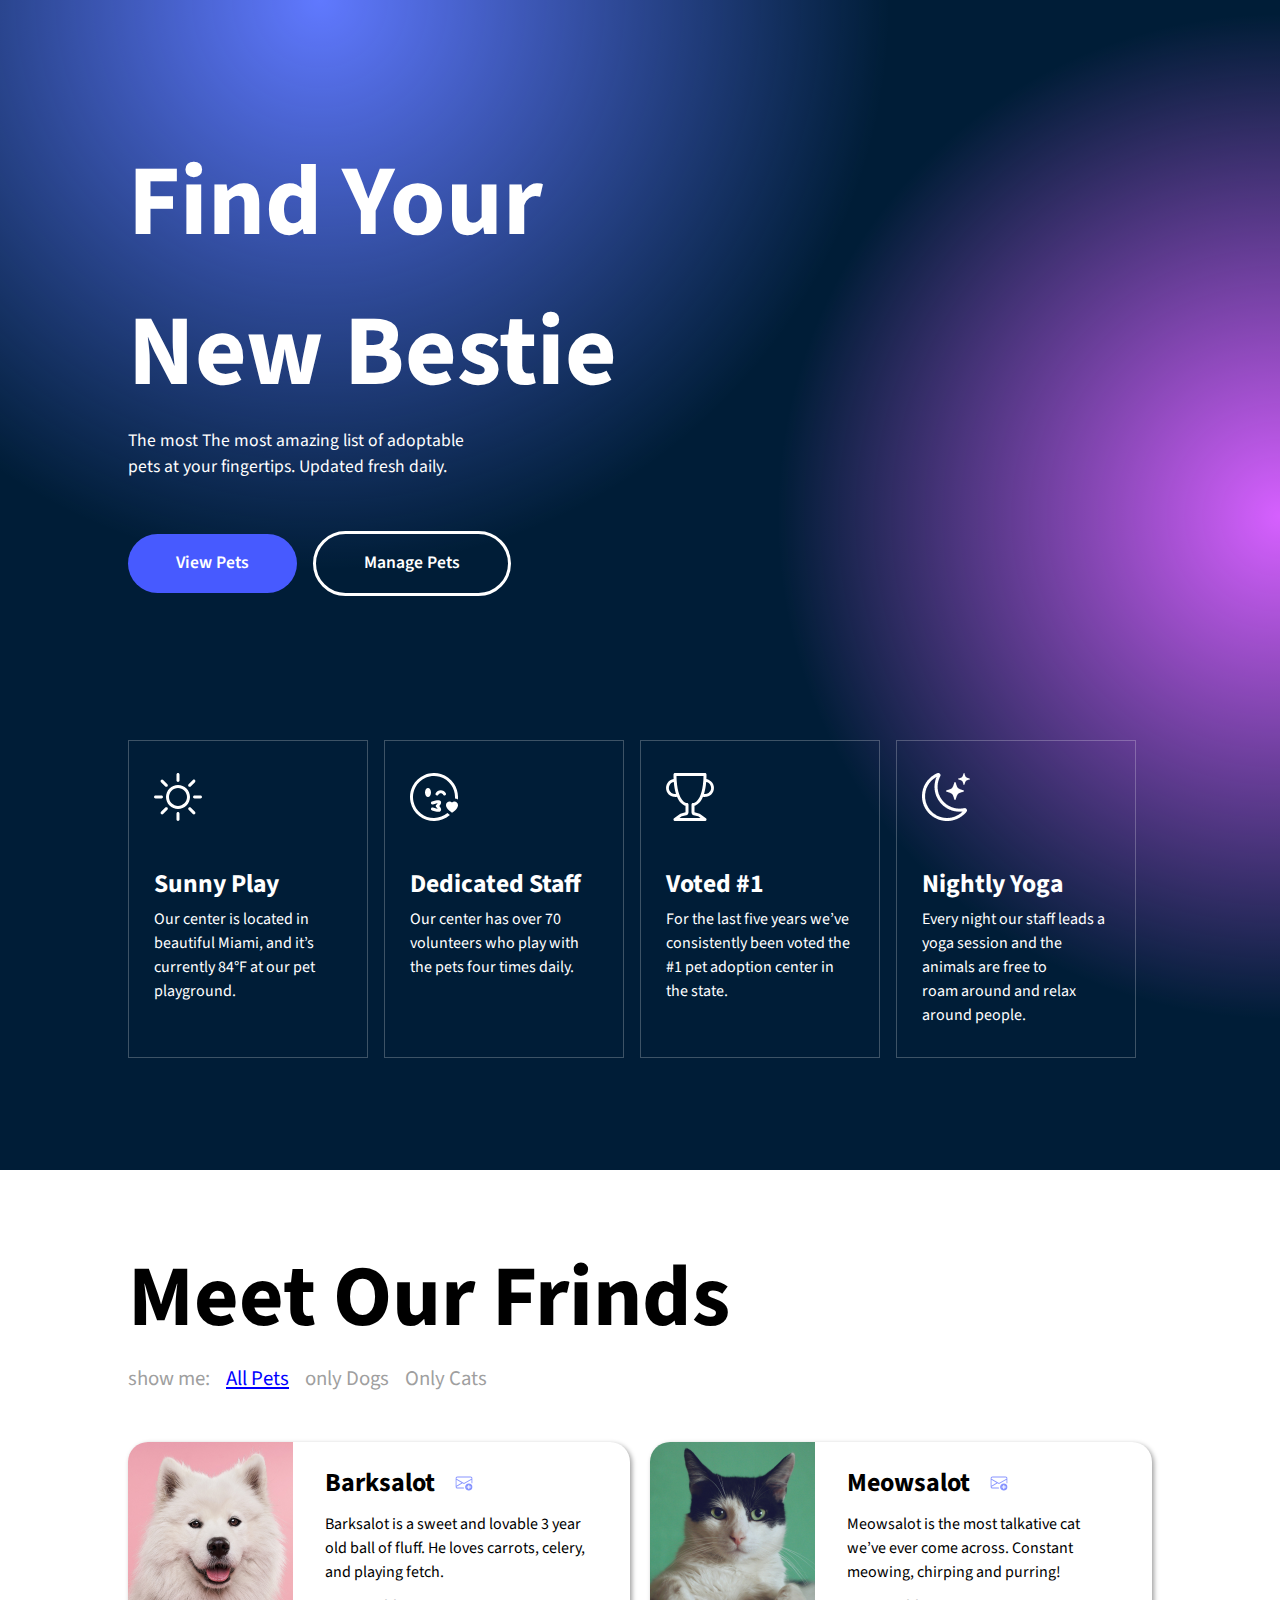
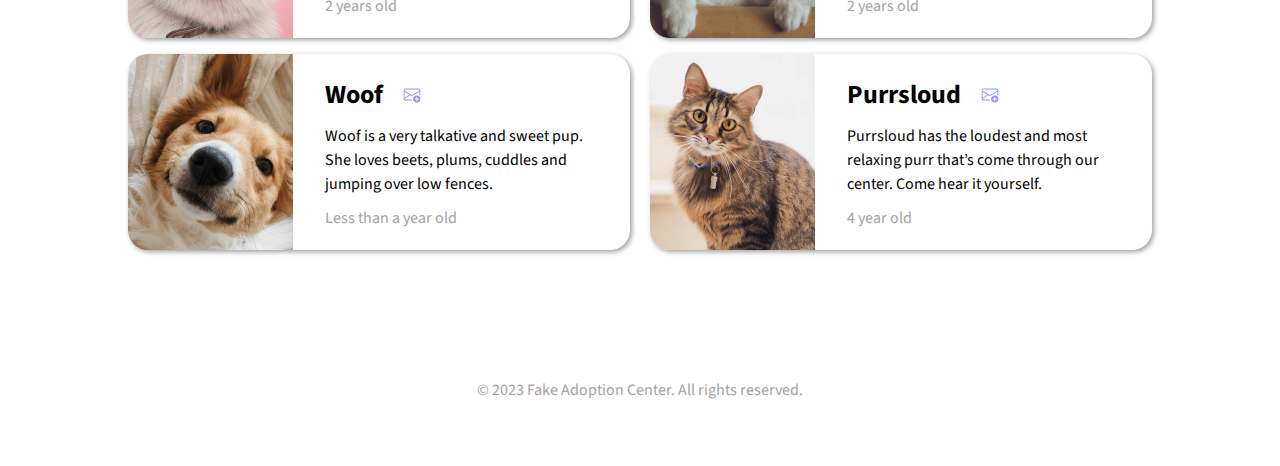
<file: index.html>
<!DOCTYPE html>
<html lang="en">

<head>
    <meta charset="UTF-8">
    <meta name="viewport" content="width=device-width, initial-scale=1.0">
    <title>Pet Adoption Center</title>
    <link href="https://fonts.googleapis.com/css2?family=Source+Sans+Pro:wght@300;400;600;700&display=swap"
        rel="stylesheet">
    <link rel="stylesheet" href="main.css">

</head>

<body>
    <div class="home-body">
        <section class="banner">
            <div class="top-banner-area">
                <h1>Find Your New Bestie</h1>
                <p>The most The most amazing list of adoptable pets at your fingertips. Updated fresh daily.</p>
                <div class="button-area">
                    <a href="#pets" class="button-fill">View Pets</a>
                    <a href="#pets" class="button">Manage Pets</a>
                </div>
            </div>
            <!-- <form action="get">
                <input type="button" value="View Pets">
                <input type="button" value="Manage Pets">
            </form> -->
            <div class="card-area">
                <div class="card">
                    <img src="assets\icons\sun 1.svg" alt="Sun Icon">
                    <h3>Sunny Play</h3>
                    <p>Our center is located in beautiful Miami, and it’s currently 84°F at our pet playground.</p>
                </div>
                <div class="card">
                    <img src="assets\icons\emoji-kiss 1.svg" alt="Sun Icon">
                    <h3>Dedicated Staff</h3>
                    <p>Our center has over 70 volunteers who play with the pets four times daily.</p>

                </div>
                <div class="card">
                    <img src="assets\icons\trophy 1.svg" alt="Sun Icon">
                    <h3>Voted #1</h3>
                    <p>For the last five years we’ve consistently been voted the #1 pet adoption center in the state.
                    </p>

                </div>
                <div class="card">
                    <img src="assets\icons\moon-stars 1.png" alt="Sun Icon">
                    <h3>Nightly Yoga</h3>
                    <p>Every night our staff leads a yoga session and the animals are free to roam around and relax
                        around people.</p>
                </div>
            </div>
        </section>

        <section class="petSection">
            <div class="petGrid">
                <h1>Meet Our Frinds</h1>
                <div class="small-nav">
                    <div>
                        <p>show me:</p>
                    </div>
                    <div>
                        <a href="#" class="active">All Pets</a>
                    </div>
                    <div>
                        <a href="#">only Dogs</a>
                    </div>
                    <div>
                        <a href="#">Only Cats</a>
                    </div>
                </div>
                <div class="pet-card-grid">
                    <div class="pet-card">
                        <img src="assets\image\peri-stojnic-5Vr_RVPfbMI-unsplash 1.jpg" alt="Dog one">
                        <div class="info-area">
                            <div class="petName-area">
                                <h3>Barksalot</h3>
                                <a href="#" class="openFormBtn"
                                    data-img="assets\\image\\peri-stojnic-5Vr_RVPfbMI-unsplash 1.jpg" data-name="Barksalot"><img
                                        src="assets\icons\envelope-plus 1.svg" alt="envelope-icon"></a>
                            </div>
                            <p>Barksalot is a sweet and lovable 3 year old ball of fluff. He loves carrots, celery, and
                                playing
                                fetch.</p>
                            <p class="year-area">2 years old</p>
                        </div>
                    </div>
                    <div class="pet-card">
                        <img src="assets\image\peri-stojnic-5Vr_RVPfbMI-unsplash 2.jpg" alt="Cat one">
                        <div class="info-area">
                            <div class="petName-area">
                                <h3>Meowsalot</h3>
                                <a href="#" class="openFormBtn"
                                    data-img="assets\\image\\peri-stojnic-5Vr_RVPfbMI-unsplash 2.jpg" data-name="Meowsalot"><img
                                        src="assets\icons\envelope-plus 1.svg" alt="envelope-icon"></a>
                            </div>
                            <p>Meowsalot is the most talkative cat we’ve ever come across. Constant meowing, chirping
                                and
                                purring!</p>
                            <p class="year-area">2 years old</p>
                        </div>
                    </div>
                    <div class="pet-card">
                        <img src="assets\image\peri-stojnic-5Vr_RVPfbMI-unsplash 3.jpg" alt="Dog two">
                        <div class="info-area">
                            <div class="petName-area">
                                <h3>Woof</h3>
                                <a href="#" class="openFormBtn"
                                    data-img="assets\\image\\peri-stojnic-5Vr_RVPfbMI-unsplash 3.jpg" data-name="Woof"><img
                                        src="assets\icons\envelope-plus 1.svg" alt="envelope-icon"></a>
                            </div>
                            <p>Woof is a very talkative and sweet pup. She loves beets, plums, cuddles and jumping over
                                low
                                fences.</p>
                            <p class="year-area">Less than a year old</p>
                        </div>
                    </div>
                    <div class="pet-card">
                        <img src="assets\image\peri-stojnic-5Vr_RVPfbMI-unsplash 4.jpg" alt="Cat two">
                        <div class="info-area">
                            <div class="petName-area">
                                <h3>Purrsloud</h3>
                                <a class="openFormBtn"
                                    data-img="assets\\image\\peri-stojnic-5Vr_RVPfbMI-unsplash 4.jpg" data-name="Purrsloud"><img
                                        src="assets\icons\envelope-plus 1.svg" alt="envelope-icon"></a>
                            </div>
                            <p>Purrsloud has the loudest and most relaxing purr that’s come through our center. Come
                                hear it
                                yourself.</p>
                            <p class="year-area">4 year old</p>
                        </div>
                    </div>
                </div>
            </div>
        </section>
        <footer>
            <p>© 2023 Fake Adoption Center. All rights reserved.</p>
        </footer>
    </div>
    <div id="formOverlay" class="hidden">
        <section class="form">
            <div class="form-card">
                <div class="info-form" id="bgInfoForm">
                    <div class="bg-info-form">
                        <p>Thank you for your interest in</p>
                        <h1 id="name">Barksalot.</h1>
                    </div>
                </div>
                <form action="/submit" method="get" class="form-input" id="popupForm">
                    <input type="text" name="name" placeholder="Name" id="name">
                    <input type="email" name="email" placeholder="Email Address" id="email">
                    <input type="text" name="animalName" placeholder="What is the word for a baby dog?" id="animalName">
                    <textarea name="Comment" id="" placeholder="Comment (optional)"></textarea>
                    <div class="submit">
                        <input type="submit">
                    </div>
                </form>
                <div class="icon-x-form">
                        <a href="#" id="closeForm" class="close-btn">X</a>
                </div>
            </div>
            <script src="main.js"></script>
</body>

</html>
</file>
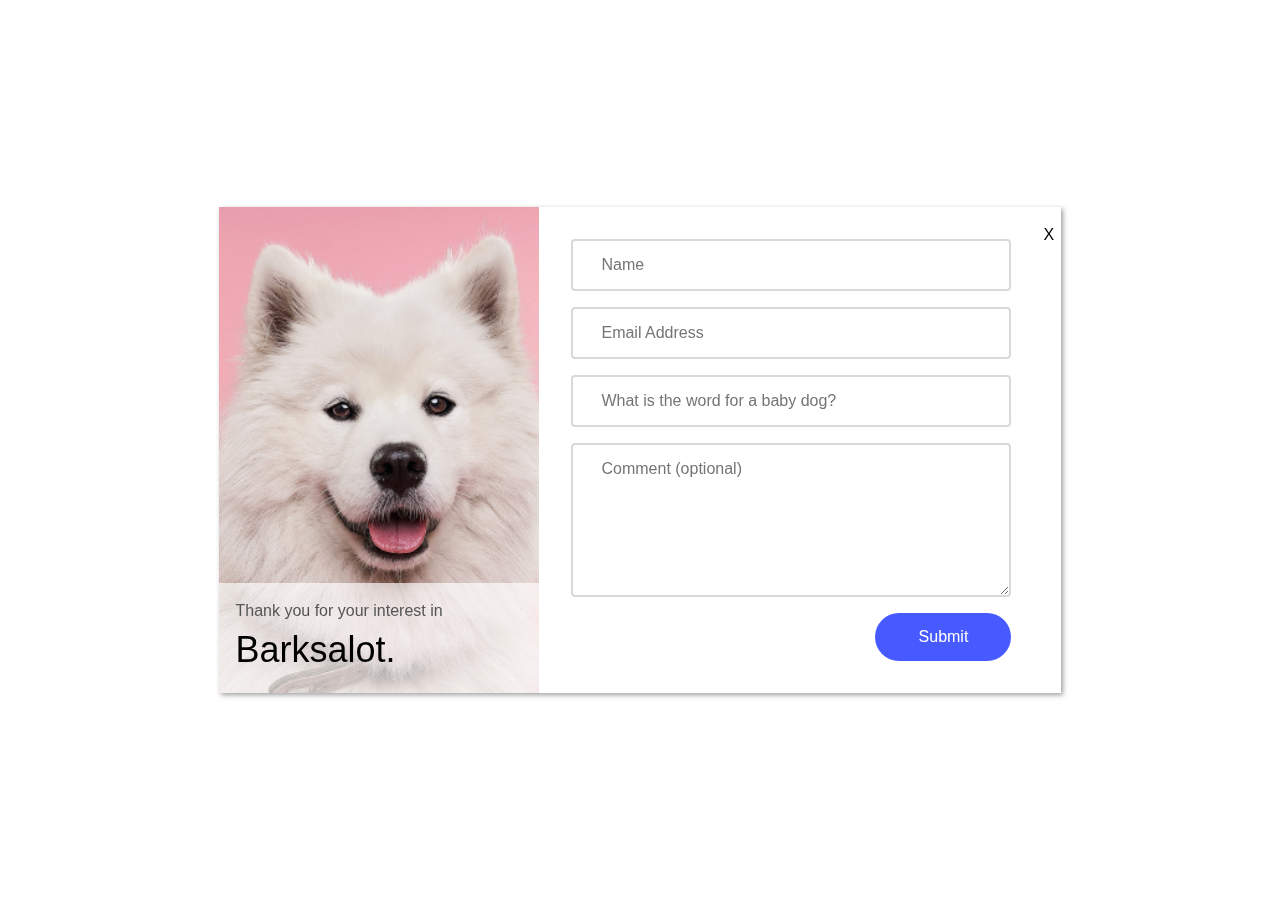
<file: form_1.html>
<!DOCTYPE html>
<html lang="en">

<head>
    <meta charset="UTF-8">
    <meta name="viewport" content="width=device-width, initial-scale=1.0">
    <title>Document</title>
    <link rel="stylesheet" href="main.css">

</head>

<body>
    <div id="formOverlay">
        <section class="form">
            <div class="form-card">
                <div class="info-form">
                    <!-- <img src="assets\image\peri-stojnic-5Vr_RVPfbMI-unsplash 1.jpg" alt="Dog 1"> -->
                    <div class="bg-info-form">
                        <p>Thank you for your interest in</p>
                        <h1>Barksalot.</h1>
                    </div>
                </div>
                <form action="/submit" method="get" class="form-input">
                    <input type="text" name="name" placeholder="Name" id="name">
                    <input type="email" name="email" placeholder="Email Address" id="email">
                    <input type="text" name="animalName" placeholder="What is the word for a baby dog?" id="animalName">
                    <textarea name="Comment" id="" placeholder="Comment (optional)"></textarea>
                    <div class="submit">
                        <input type="submit">
                    </div>
                </form>
                <div class="icon-x-form">
                    <p>X</p>
                </div>
            </div>
        </section>
    </div>
</body>

</html>
</file>
<file: main.css>
/* Remove default margin */
* {
    margin: 0;
}

/* 3. Enable keyword animations */
@media (prefers-reduced-motion: no-preference) {
    html {
        interpolate-size: allow-keywords;
    }
}

body {
    /* Add accessible line-height */
    line-height: 1.5;
    /* Improve text rendering */
    -webkit-font-smoothing: antialiased;
}

/* Improve media defaults */
img,
picture,
video,
canvas,
svg {
    display: block;
    max-width: 100%;
}

/* Inherit fonts for form controls */
input,
button,
textarea,
select {
    font: inherit;
}

/* Avoid text overflows */
p,
h1,
h2,
h3,
h4,
h5,
h6 {
    overflow-wrap: break-word;
}

/* Improve line wrapping */
p {
    text-wrap: pretty;
}

h1,
h2,
h3,
h4,
h5,
h6 {
    text-wrap: balance;
}

/* Create a root stacking context */
#root,
#__next {
    isolation: isolate;
}


/*----------------End-Reset------------------*/
:root {
    --darkBlue: #001D37;
    --gridinatBlue: rgba(96, 121, 255, 1);
    --skyBlue: #475AFF;
    --off-white: rgba(255, 255, 255, 0.24);
    --gray: #9F9F9F;
    --lightGray: #A2A2A2;
    --inputGray: #555555
}

body {
    font-family: 'Source Sans Pro', sans-serif;
    font-size: 16px;
}

.home-body {
    background: radial-gradient(circle at 25% 0%, var(--gridinatBlue) 0%, rgba(255, 255, 255, 0) 25%),
        radial-gradient(circle at 100% 25%, #D660FF 0%, rgba(255, 255, 255, 0) 25%),
        var(--darkBlue);
}

.banner {
    color: white;
    margin-left: 10%;
    margin-right: 10%;
    padding-top: 10%;
}

.top-banner-area {
    width: 50%;
    margin-bottom: 9rem;
}

.banner h1 {
    font-size: 6.25rem;
}

.top-banner-area p {
    font-size: 1.1rem;
    width: 70%;
}

.button-area {
    margin-top: 3.15rem;
    display: flex;
    justify-content: flex-start;

}

.button-fill {
    color: white;
    font-size: 1.1rem;
    font-weight: 600;
    background-color: var(--skyBlue);
    padding: 1rem 3rem;
    border-radius: 5.5rem;
    margin-right: 1rem;
    border: 0;
    text-align: center;
    align-self: center;
    text-decoration: none;
}

.button {
    color: white;
    font-size: 1.1rem;
    font-weight: 600;
    padding: 1rem 3rem;
    border-radius: 5.5rem;
    border: solid;
    text-align: center;
    align-self: center;
    text-decoration: none;
}

.card-area {
    display: flex;
    justify-content: space-around;
    align-items: center;
    margin-bottom: 7rem;
}

.card {
    height: 15.75rem;
    width: 25%;
    padding: 2rem 1.5625rem;
    border: solid 0.5px var(--off-white);
    margin-right: 1rem;
}

.card img {
    margin-bottom: 2.75rem;
}

.card h3 {
    font-size: 1.6rem;
    margin-bottom: .25rem;
}

.card p {
    font-size: 1rem;
}

.petSection {
    background-color: white;
}

.petGrid {
    padding-top: 5%;
    margin-left: 10%;
    margin-right: 10%;
}

.petGrid>h1 {
    font-size: 5.4rem;
}

.small-nav {
    display: flex;
    justify-content: flex-start;
    margin-bottom: 3rem;
}

.small-nav p,
a {
    font-size: 1.3rem;
    margin-right: 1rem;
    color: var(--gray);
    text-decoration: none;
}

.active {
    text-decoration: underline;
    color: blue;
}

.pet-card-grid {
    display: flex;
    flex-wrap: wrap;
    justify-content: space-between;
    padding-bottom: 7rem;
}

.pet-card {
    display: flex;
    border-radius: 20px;
    box-shadow: 2px 2px 5px var(--gray);
    overflow: hidden;
    width: 49%;
    margin-bottom: 1rem;
}

.pet-card img {
    width: 12.25rem;
    height: 12.25rem;
}

.info-area {
    padding: 1rem 2rem;
    display: flex;
    flex-direction: column;
    justify-content: space-around;
}

.petName-area {
    display: flex;
    align-items: center;
}

.petName-area h3 {
    font-size: 1.625rem;
    margin-right: 1rem;
}

.petName-area img {
    width: 1.6rem;
    height: 1.1rem;
}

.info-area p {
    font-size: 1rem;
}

.year-area {
    color: var(--lightGray);
    font-size: .75rem;
}

footer {
    background-color: white;
    display: flex;
    justify-content: center;
    padding-bottom: 4rem;
    color: var(--lightGray);
}

/*----------------form------------------------*/

#formOverlay {
    position: fixed;
    top: 0;
    left: 0;
    width: 100%;
    height: 100%;
    backdrop-filter: blur(10px);
    background-color: rgba(255, 255, 255, 0.185);
    display: flex;
    align-items: center;
    justify-content: center;
    z-index: 1000;
    animation: fadeIn 0.3s ease;
}

.form {
    display: flex;
    justify-content: center;
    align-content: space-around;
    flex-wrap: wrap;
    height: 100vh;
}

.form-card {
    background-color: white;
    display: flex;
    /* border-radius: 20px; */
    box-shadow: 2px 2px 5px var(--gray);
}

.info-form {
    background: no-repeat center/cover url("assets\\image\\peri-stojnic-5Vr_RVPfbMI-unsplash 1.jpg");
    height: 100%;
    width: 20rem;
    display: flex;
    flex-direction: column-reverse;
    /* border-radius: 20px 0 0 20px; */
    /* overflow: hidden; */

}

.bg-info-form {
    padding: 1rem;
    background-color: rgba(255, 255, 255, 0.66);
}

.bg-info-form>p {
    font-size: 1rem;
    color: var(--inputGray);
}

.bg-info-form>h1 {
    font-size: 2.25rem;
    font-weight: normal;
}

.form-input {
    display: flex;
    flex-direction: column;
    justify-content: space-around;
    padding: 1.5rem;
}

.form-input input,
textarea {
    width: 27.5rem;
    padding: 0.75rem 1.75rem;
    margin: .5rem;
    box-sizing: border-box;
    border: 2px solid #d9d9d9;
    border-radius: 4px;
}

.form-input textarea {
    height: 9.6rem;
}

.submit {
    display: flex;
    flex-direction: row-reverse;
}

.form-input input[type=submit] {
    background-color: #475AFF;
    color: white;
    border-radius: 4.4rem;
    width: 8.5rem;
    border: 0;
}
.icon-x-form{
    padding-top: 1rem;
    padding-right: .4rem;
}
.close-btn {
    font-size: 1.5rem;
    color: var(--inputGray);
}

.hidden {
    display: none !important;
}

@keyframes fadeIn {
    from {
        background-color: rgba(0, 0, 0, 0);
    }

    to {
        background-color: rgba(0, 0, 0, 0.4);
    }
}

@keyframes slideDown {
    from {
        transform: translateY(-50px);
        opacity: 0;
    }

    to {
        transform: translateY(0);
        opacity: 1;
    }
}
@media only screen and (max-width: 1024px){
    *{
        font-size: 12px;
    }
}
@media only screen and (max-width: 768px){
    *{
        font-size: 10px;
    }
}
@media only screen and (max-width: 425px){
    *{
        font-size: 16px;
    }
    .top-banner-area{
        width: auto;
    }
    .banner h1{
        font-size: 4.3rem;
        padding-bottom: 2rem;
    }
    .button-area{
        flex-direction: column;
    }
    .button-fill{
        margin-bottom: 2rem;
    }
    .button{
        padding: 1rem 2.3rem;
    }
    .card-area{
        flex-direction: column;
    }
    .card{
        width: auto;
        margin-bottom: 2rem;
    }
    .petGrid>h1{
        font-size: 3rem;
        padding-bottom: 2rem;
    }
    .small-nav p, a{
        font-size: 1rem;
    }
    .pet-card-grid{
        flex-direction: column;
    }
    .pet-card{
        width: auto;
    }
    .info-area{
        padding: 0.5rem .4rem;
    }
    .petName-area h3{
        font-size: 1rem;
    }
    .petName-area{
        justify-content: space-around;
    }
    .petName-area img{
        width: 1.5rem;
        height: 1.5rem;
    }
    .info-area p{
        font-size: 0.85rem;
    }
    .info-form{
        display: none;
    }
    .form-input input, textarea{
        width: 20rem;
    }
    .form-input{
        padding: 1rem;
    }
}

@media only screen and (max-width: 375px){
    *{
        font-size: 12px;
    }
}
</file>
